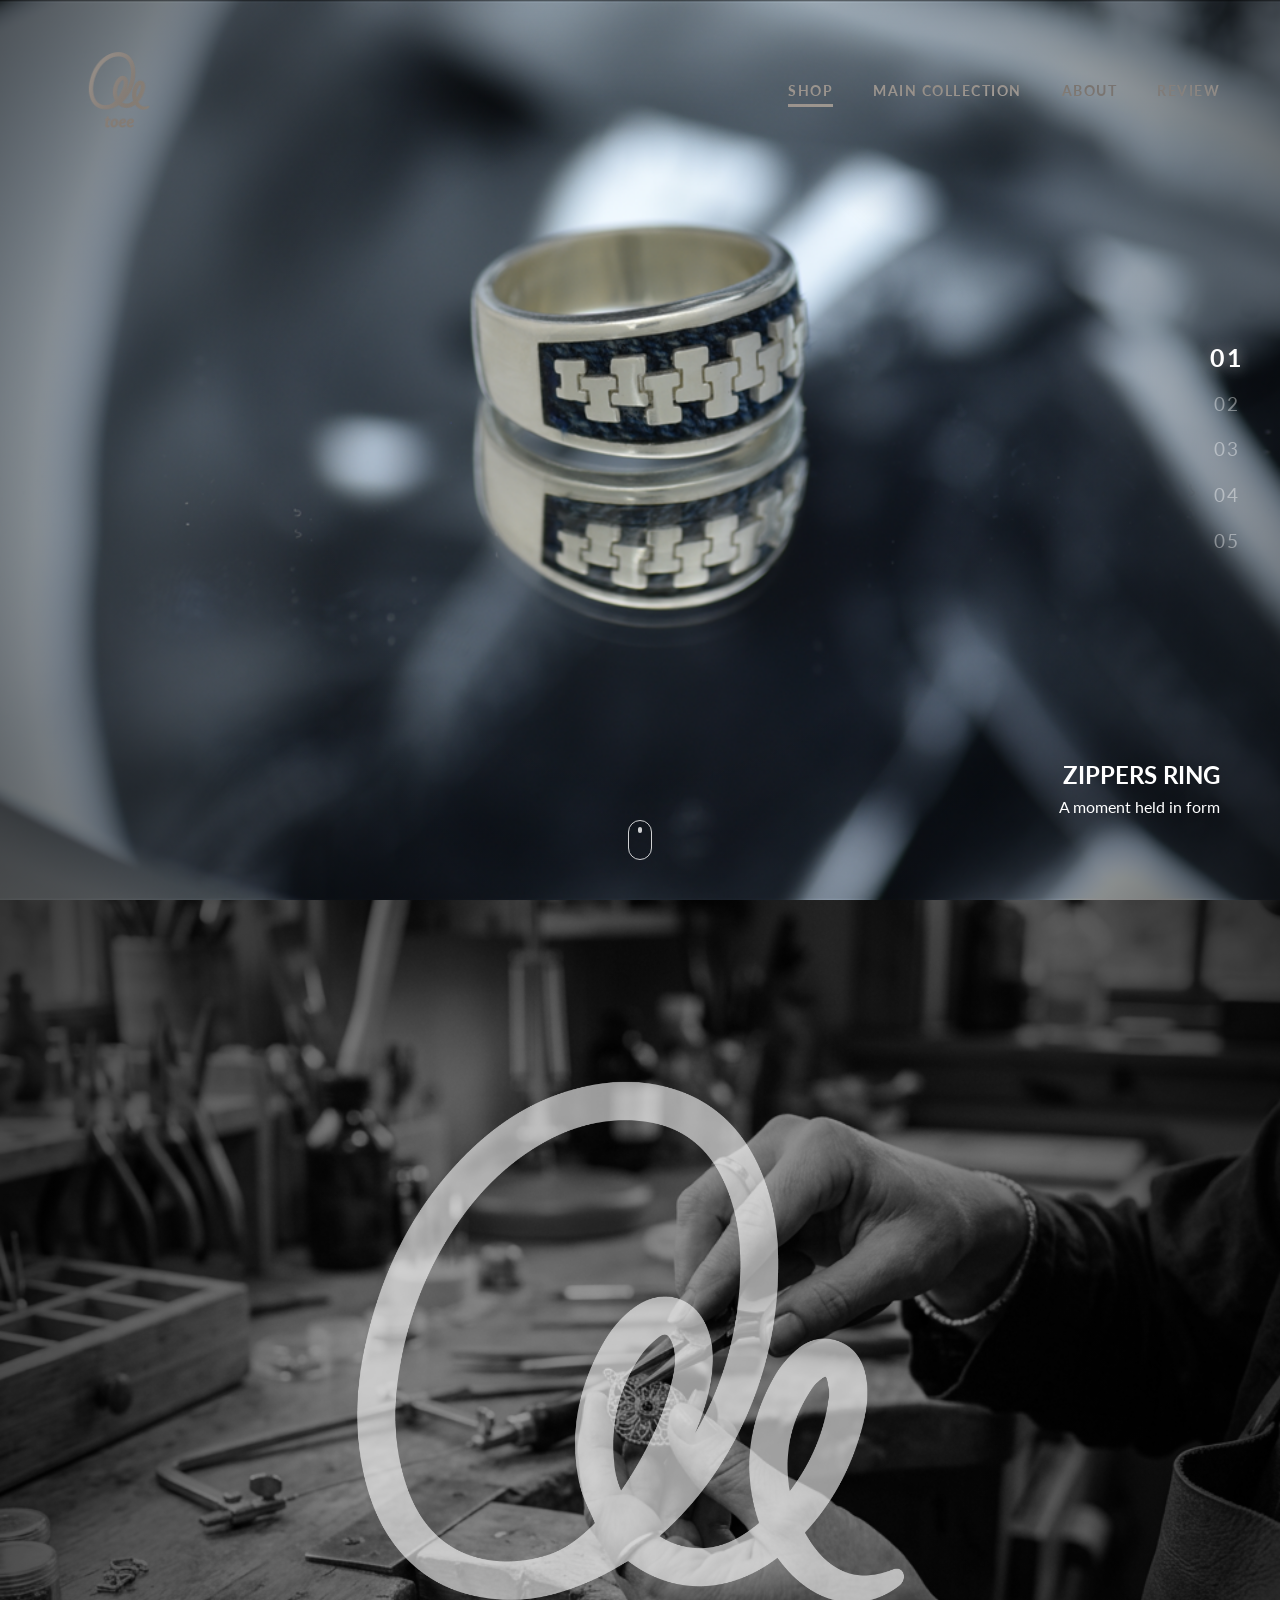
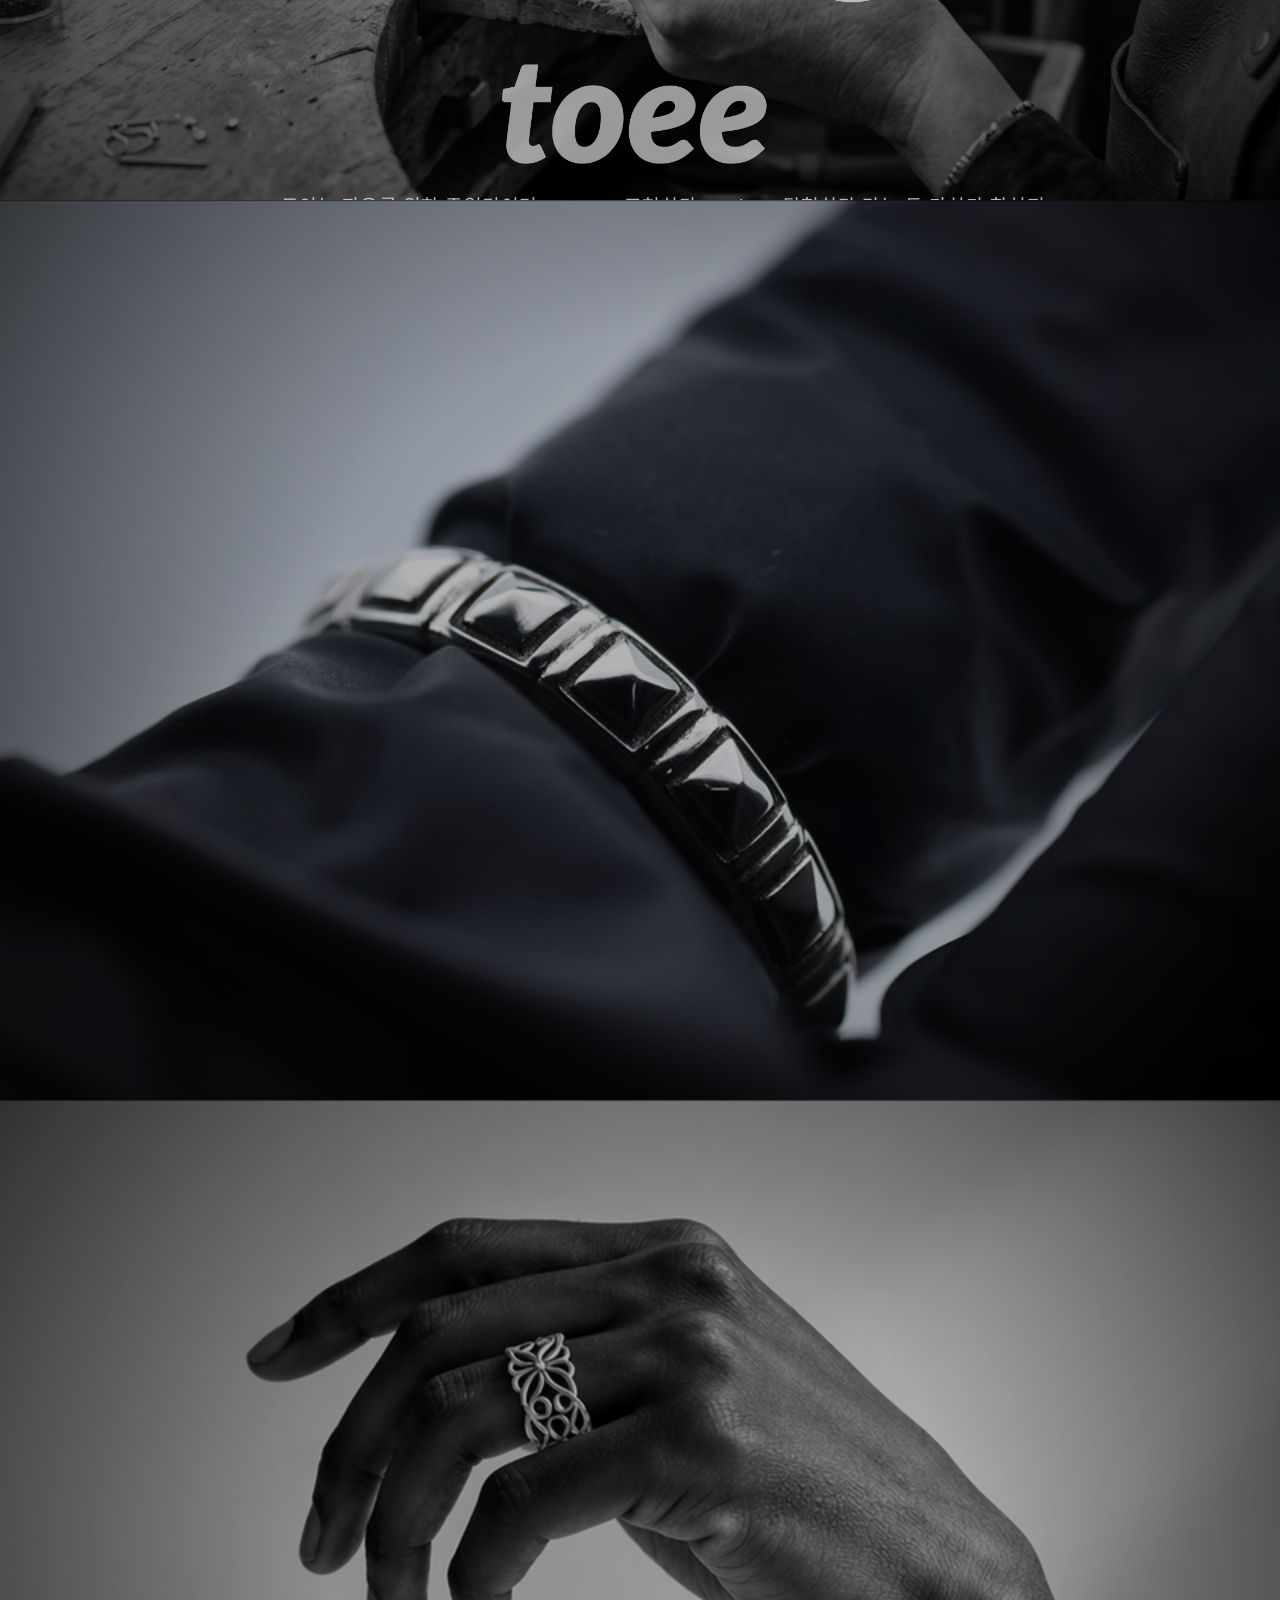
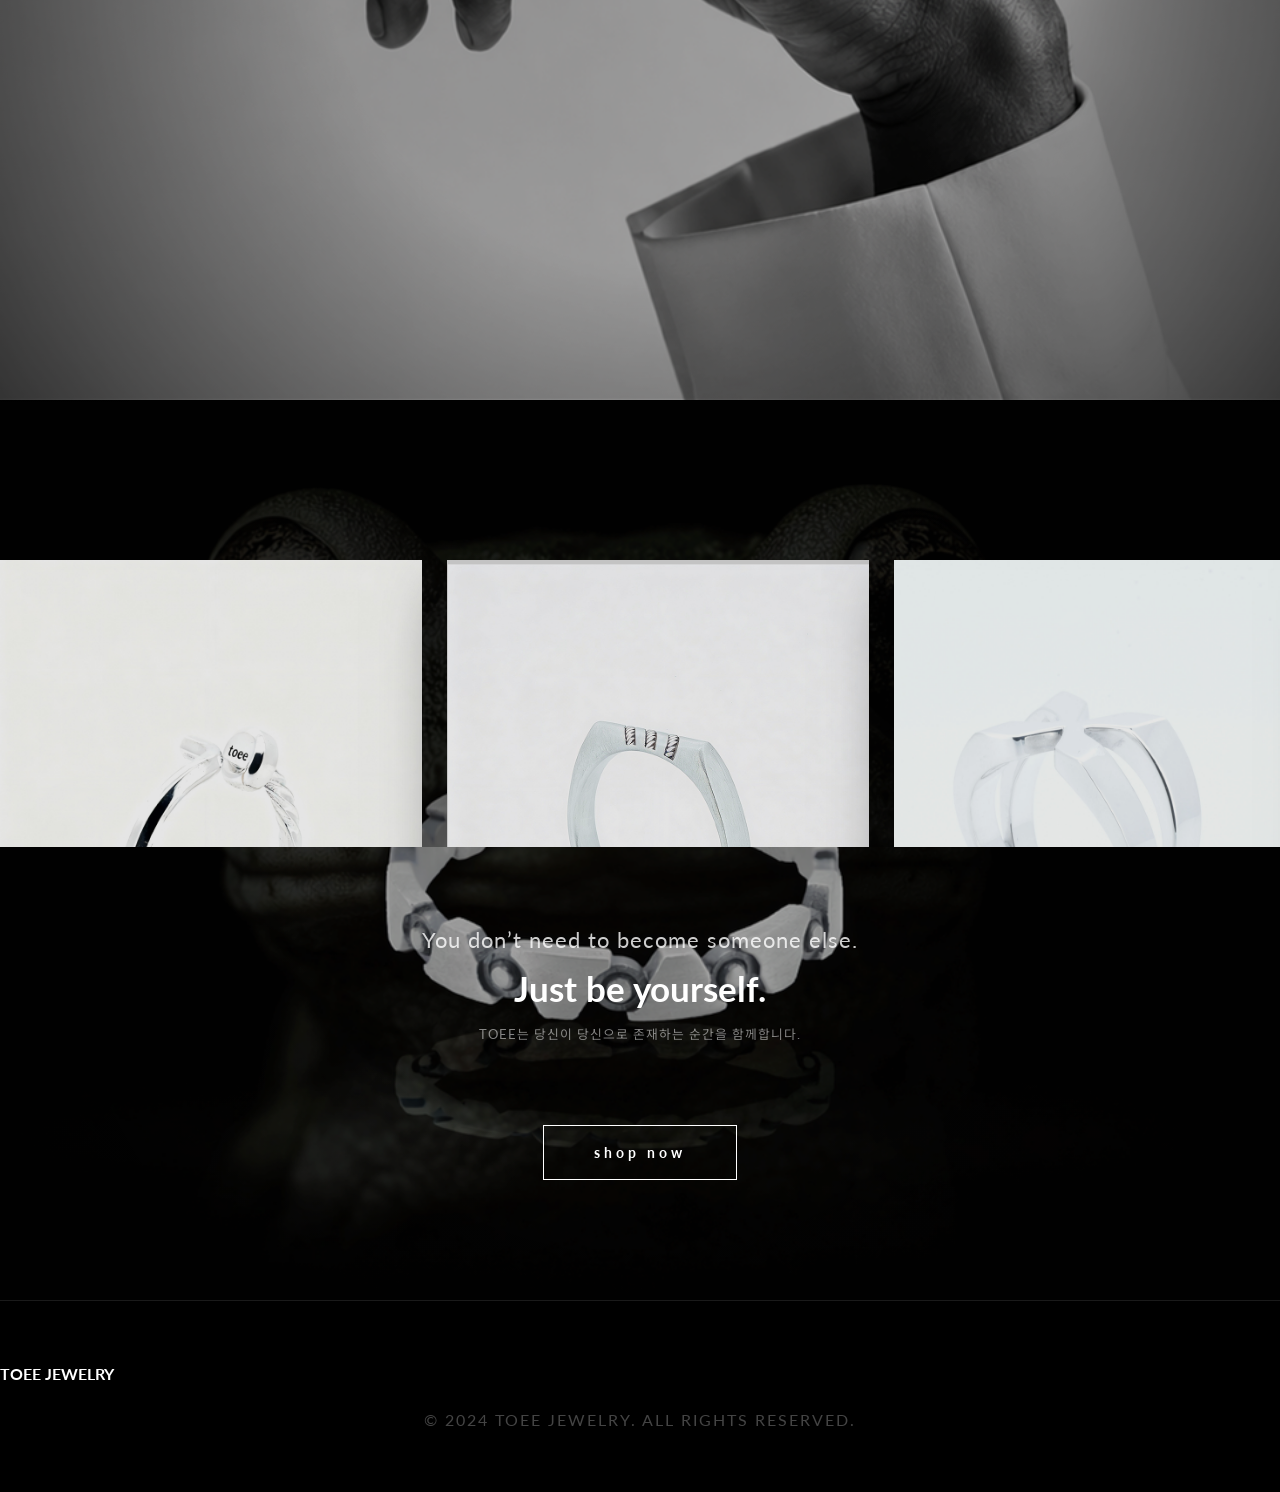
<file: index.html>
<!DOCTYPE html>
<html lang="ko">
<head>
    <meta charset="UTF-8">
    <meta name="viewport" content="width=device-width, initial-scale=1.0">
    <title>TOEE JEWELRY | EXPLORE & EXPRESS</title>
    <link href="https://fonts.googleapis.com/css2?family=Lato:wght@300;400;700&family=Noto+Sans+KR:wght@100;300;400;700&display=swap" rel="stylesheet">
    <link rel="stylesheet" href="style.css">
</head>
<body>

    <header>
        <div class="logo">
            <img src="images/logo.png" alt="TOEE JEWELRY" class="logo-img">
        </div>
        
        <!-- 모바일 메뉴 토글 버튼 -->
        <div class="menu-toggle" id="mobile-menu">
            <span class="bar"></span>
            <span class="bar"></span>
        </div>

        <nav>
            <ul class="nav-links">
                <li><a href="https://toeejewelry.cafe24.com" target="_blank">SHOP</a></li>
                <li><a href="#meaning">MAIN COLLECTION</a></li>
                <li><a href="#intro">ABOUT</a></li>
                <li><a href="#closing">REVIEW</a></li>
            </ul>
        </nav>
    </header>

    <main>
        <!-- 새로운 '상단 배너 이미지' 슬라이더 -->
        <section class="main-slider">
            <div class="slides">
                <div class="slide active">
                    <div class="slide-bg" style="background-image: url('images/상단 배너 이미지.png');"></div>
                    <div class="slide-content">
                        <div class="top-text top-left fade-up">
                            <h2>Zippers ring</h2>
                            <p>A moment held in form</p>
                        </div>
                    </div>
                </div>
                <div class="slide">
                    <div class="slide-bg" style="background-image: url('images/상단 배너 이미지-1.png');"></div>
                    <div class="slide-content">
                        <div class="bottom-text bottom-right fade-up">
                            <h2>Zippers ring</h2>
                            <p>A moment held in form</p>
                        </div>
                    </div>
                </div>
                <div class="slide">
                    <div class="slide-bg" style="background-image: url('images/상단 배너 이미지-2.png');"></div>
                    <div class="slide-content">
                        <div class="bottom-text bottom-right fade-up">
                            <h2>SR001_CRACK STON</h2>
                            <p>Formed through pressure and time,<br>a texture that never fades.</p>
                        </div>
                    </div>
                </div>
                <div class="slide">
                    <div class="slide-bg" style="background-image: url('images/상단 배너 이미지-3.png');"></div>
                    <div class="slide-content">
                        <div class="bottom-text bottom-right fade-up">
                            <h2>SR002_project</h2>
                            <p>A structure that holds, what cannot be seen.</p>
                        </div>
                    </div>
                </div>
            </div>
            <div class="scroll-indicator">
                <div class="mouse"></div>
            </div>
        </section>

        <!-- 우측 고정 내비게이션 -->
        <div class="slider-nav">
            <span class="nav-item active" data-target="home">01</span>
            <span class="nav-item" data-target="intro">02</span>
            <span class="nav-item" data-target="meaning">03</span>
            <span class="nav-item" data-target="vision">04</span>
            <span class="nav-item" data-target="closing">05</span>
        </div>


        <!-- 이하 스토리 섹션들 유지 -->
        <section id="intro" class="story-section">
            <div class="section-bg" style="background-image: url('images/brand_image_1.png');"></div>
            
            <!-- 정중앙 대형 로고 -->
            <div class="center-large-logo-wrapper">
                <div class="center-large-logo fade-in">
                    <img src="images/logo.png" alt="TOEE Logo">
                    <p class="center-logo-desc">
                        toee 토이는 자유를 위한 주얼리이며, express_표현하다, explore_탐험하다 라는 두 가치가 합쳐져<br>
                        아이의 순수한 동심을 나타내는 장난감처럼 자유로운 오브제라는 뜻을 가집니다.
                    </p>
                </div>
            </div>
        </section>

        <section id="meaning" class="story-section">
            <div class="section-bg" style="background-image: url('images/brand_image_8.png');"></div>
        </section>



        <section id="vision" class="story-section">
            <div class="section-bg" style="background-image: url('images/상단 배너 이미지-5.png');"></div>
        </section>

        <section class="story-section closing">
            <div class="section-bg" style="background-image: url('images/상단 배너 이미지-4.png');"></div>
            <div class="closing-content fade-in">
                <!-- 상단: 움직이는 이미지 슬라이더 -->
                <div class="marquee-container">
                    <div class="marquee-content">
                        <img src="images/Frame 7.png" alt="Product 7">
                        <img src="images/Frame 8.png" alt="Product 8">
                        <img src="images/Frame 9.png" alt="Product 9">
                        <img src="images/Frame 10.png" alt="Product 10">
                        <img src="images/Frame 11.png" alt="Product 11">
                        <img src="images/Frame 12.png" alt="Product 12">
                        <img src="images/Frame 13.png" alt="Product 13">
                        <img src="images/Frame 14.png" alt="Product 14">
                        <img src="images/Frame 15.png" alt="Product 15">
                        <img src="images/Frame 16.png" alt="Product 16">
                        <img src="images/Frame 17.png" alt="Product 17">
                        <!-- 반복 -->
                        <img src="images/Frame 7.png" alt="Product 7">
                        <img src="images/Frame 8.png" alt="Product 8">
                        <img src="images/Frame 9.png" alt="Product 9">
                        <img src="images/Frame 10.png" alt="Product 10">
                        <img src="images/Frame 11.png" alt="Product 11">
                        <img src="images/Frame 12.png" alt="Product 12">
                        <img src="images/Frame 13.png" alt="Product 13">
                        <img src="images/Frame 14.png" alt="Product 14">
                        <img src="images/Frame 15.png" alt="Product 15">
                        <img src="images/Frame 16.png" alt="Product 16">
                        <img src="images/Frame 17.png" alt="Product 17">
                    </div>
                </div>

                <!-- 중앙: 문구 -->
                <div class="closing-text-wrapper">
                    <h2 class="closing-title">
                        <span class="line-sub">You don’t need to become someone else.</span>
                        <span class="line-main">Just be yourself.</span>
                    </h2>
                    <p class="closing-desc">TOEE는 당신이 당신으로 존재하는 순간을 함께합니다.</p>
                </div>

                <!-- 하단: 버튼 -->
                <div class="shop-cta">
                    <a href="https://toeejewelry.cafe24.com/skin-skin14" class="shop-btn" target="_blank">shop now</a>
                </div>
            </div>
        </section>
    </main>


    <footer>
        <div class="container">
            <div class="logo" style="font-size: 1rem; margin-bottom: 20px;">TOEE JEWELRY</div>
            <p>&copy; 2024 TOEE JEWELRY. ALL RIGHTS RESERVED.</p>
        </div>
    </footer>

    <script>
        // 모바일 메뉴 제어
        const menuToggle = document.getElementById('mobile-menu');
        const navLinks = document.querySelector('.nav-links');

        menuToggle.addEventListener('click', () => {
            menuToggle.classList.toggle('active');
            navLinks.classList.toggle('active');
        });

        // Intersection Observer for Section Navigation (01-05) - Left Side
        const sections = document.querySelectorAll('section, .main-slider, .closing');
        const navItems = document.querySelectorAll('.nav-item');

        const navObserverOptions = { threshold: 0.5 };
        const navObserver = new IntersectionObserver((entries) => {
            entries.forEach(entry => {
                if (entry.isIntersecting) {
                    let targetId = entry.target.id;
                    if (entry.target.classList.contains('main-slider')) targetId = 'home';
                    if (entry.target.classList.contains('closing')) targetId = 'closing';

                    const headerLinks = document.querySelectorAll('.nav-links a');

                    navItems.forEach(item => {
                        item.classList.toggle('active', item.getAttribute('data-target') === targetId);
                    });

                    // 헤더 메뉴 활성화 로직 추가
                    headerLinks.forEach(link => {
                        const href = link.getAttribute('href');
                        if (targetId === 'home' && href.includes('cafe24')) {
                            link.classList.add('active');
                        } else if (href === '#' + targetId || (targetId === 'closing' && href === '#closing')) {
                            link.classList.add('active');
                        } else {
                            link.classList.remove('active');
                        }
                    });
                }
            });
        }, navObserverOptions);

        sections.forEach(section => navObserver.observe(section));

        // Click to scroll
        navItems.forEach(item => {
            item.addEventListener('click', () => {
                const targetId = item.getAttribute('data-target');
                let targetElement = targetId === 'home' ? document.querySelector('.main-slider') : (targetId === 'closing' ? document.querySelector('.closing') : document.getElementById(targetId));
                if (targetElement) targetElement.scrollIntoView({ behavior: 'smooth' });
            });
        });

        // Main Slider Logic
        const slides = document.querySelectorAll('.slide');
        let currentSlide = 0;
        function nextSlide() {
            // 모든 슬라이드에서 prev 클래스 제거
            slides.forEach(s => s.classList.remove('prev'));

            // 현재 활성화된 슬라이드에 prev 클래스 부여 (왼쪽으로 나갈 준비)
            slides[currentSlide].classList.remove('active');
            slides[currentSlide].classList.add('prev');

            // 다음 슬라이드 활성화
            currentSlide = (currentSlide + 1) % slides.length;
            slides[currentSlide].classList.add('active');
        }
        setInterval(nextSlide, 3000);

        // Fade-in on Scroll
        const fadeObserver = new IntersectionObserver((entries) => {
            entries.forEach(entry => {
                if (entry.isIntersecting) entry.target.classList.add('active');
            });
        }, { threshold: 0.1 });

        document.querySelectorAll('.fade-in, .img-slide-up').forEach(el => fadeObserver.observe(el));
    </script>
</body>
</html>
</file>
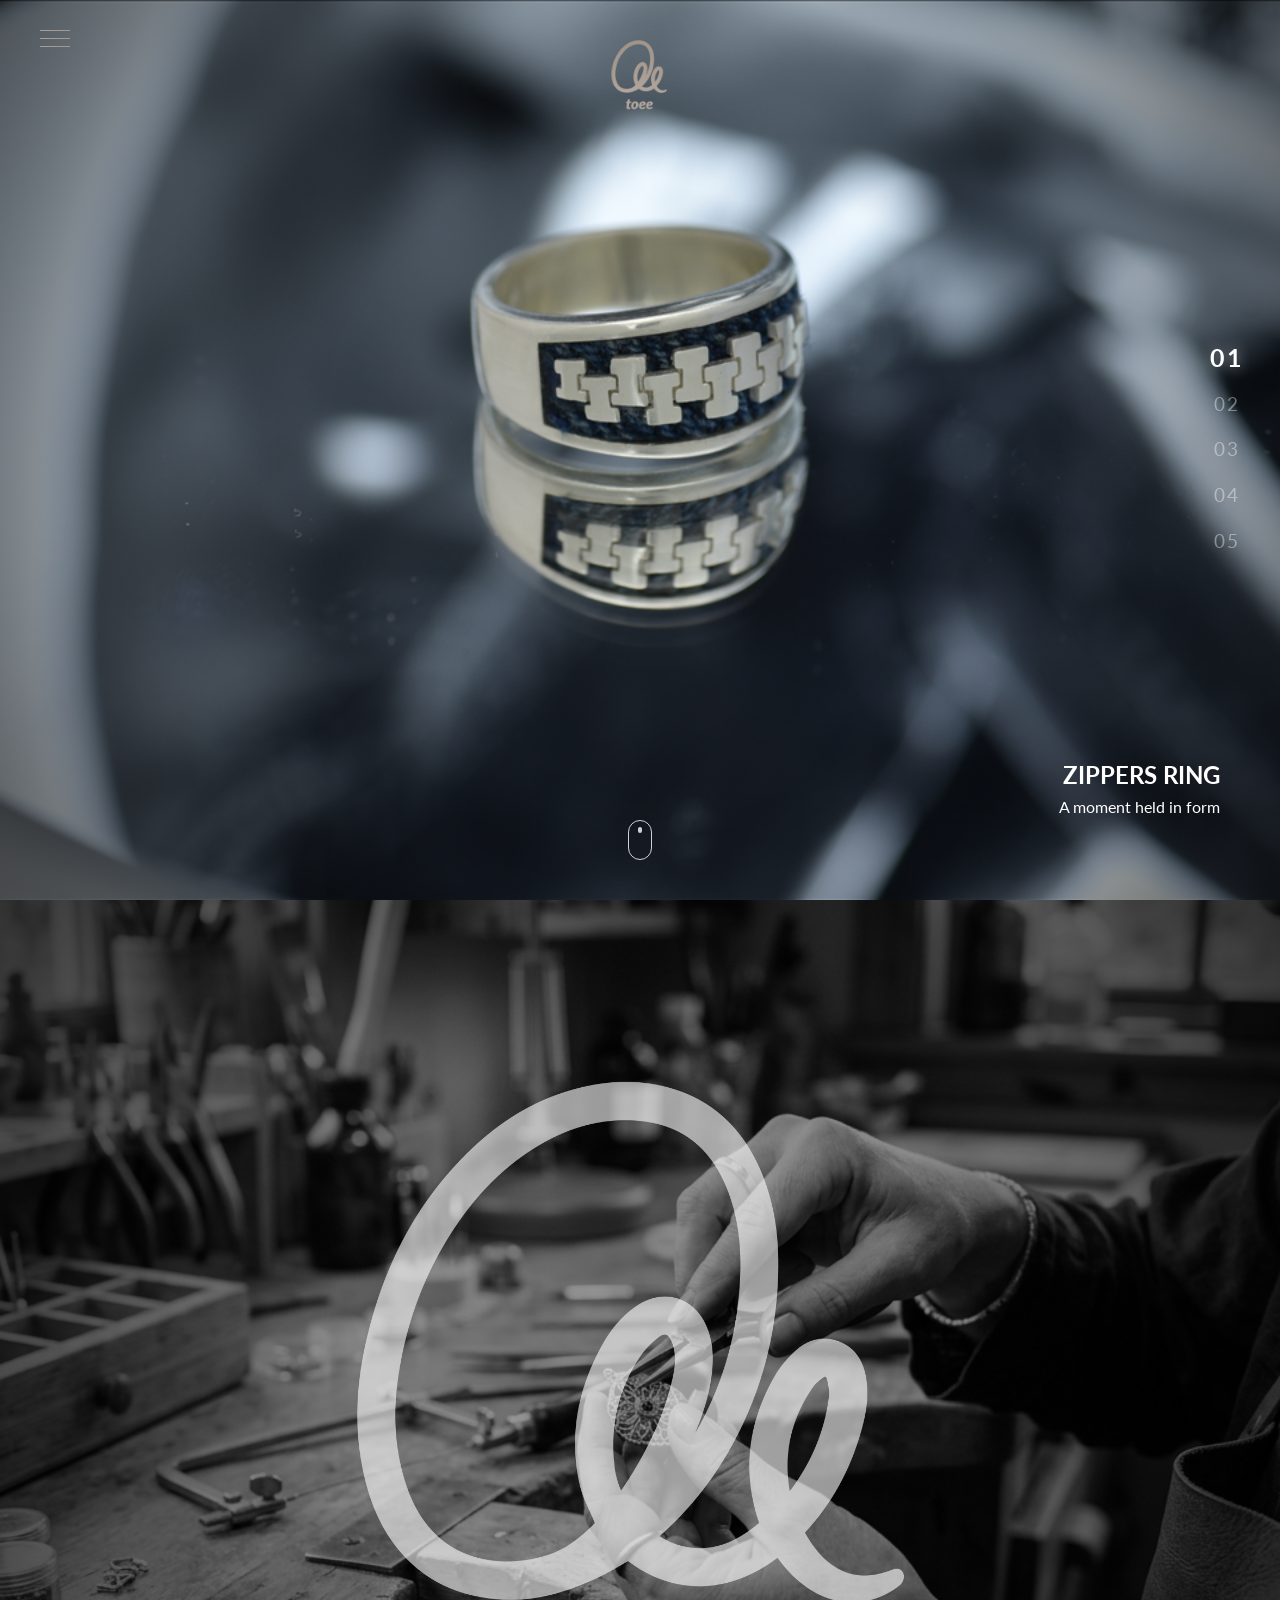
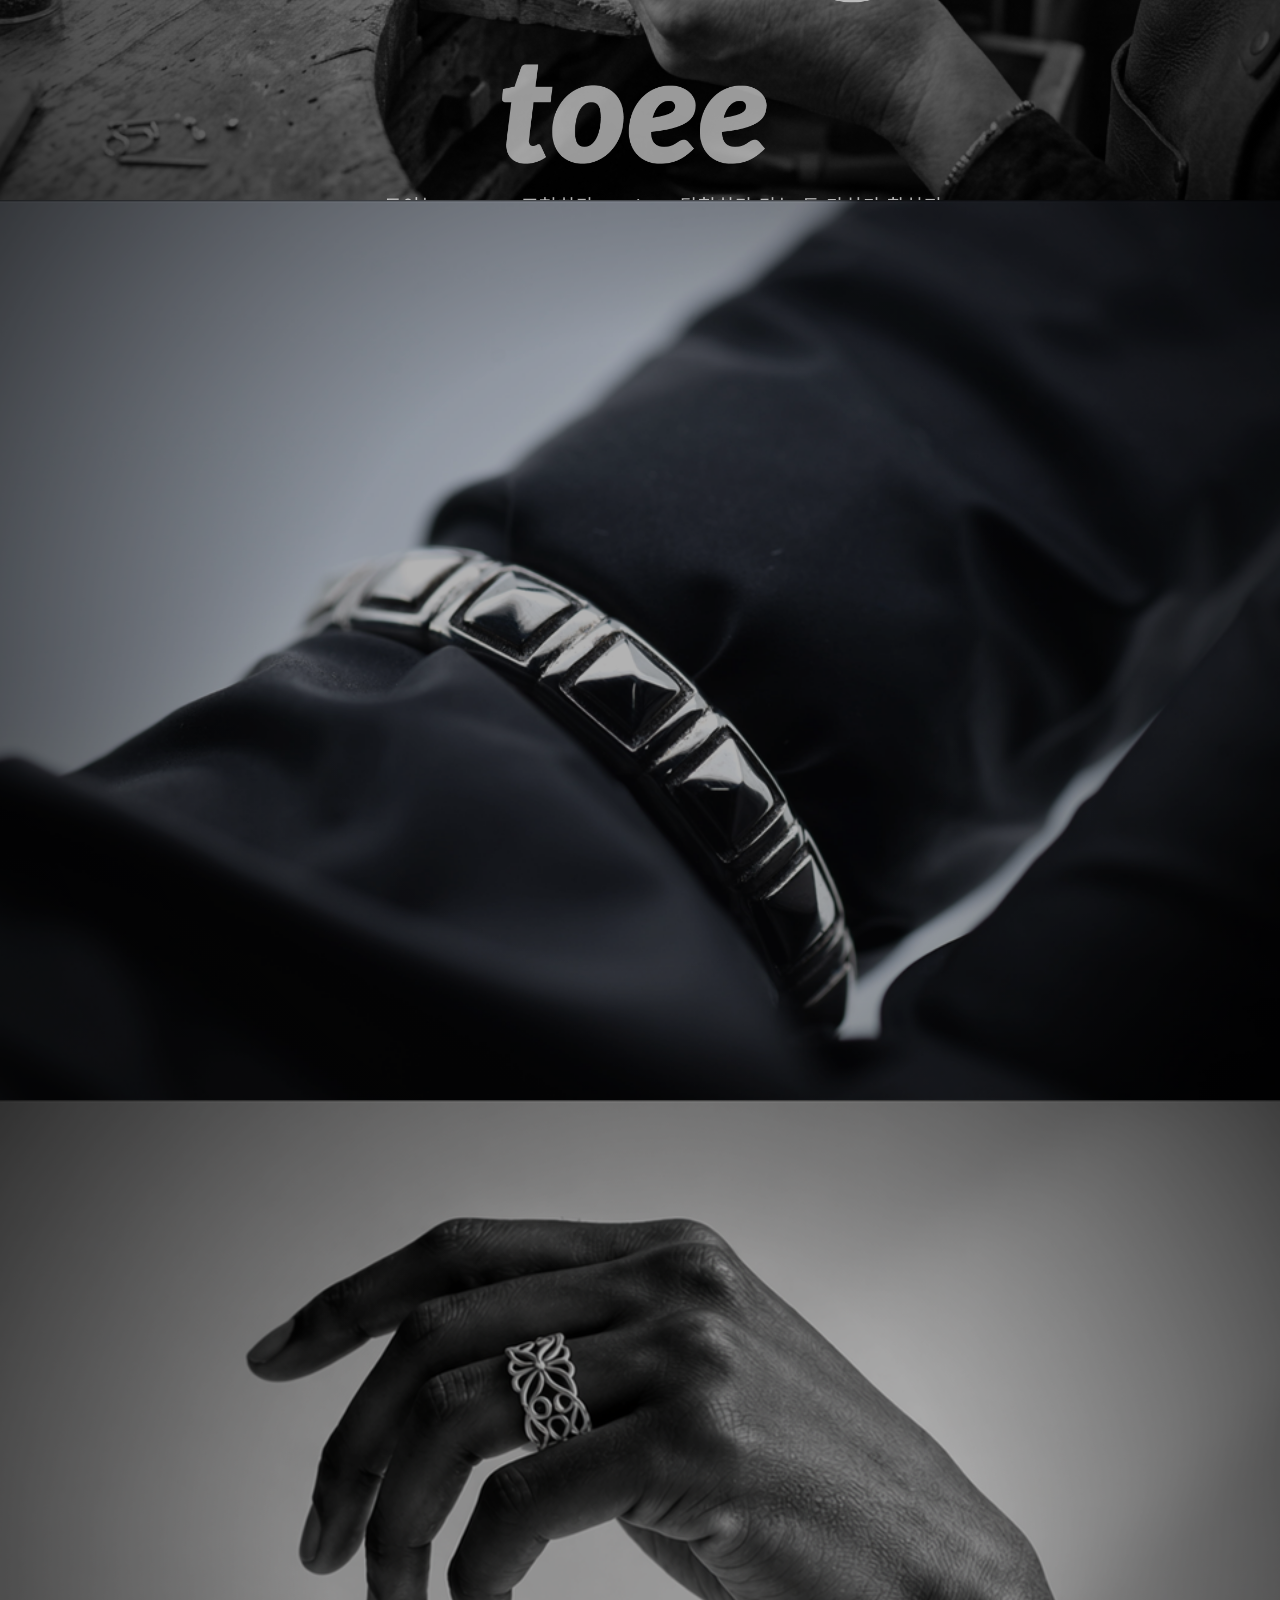
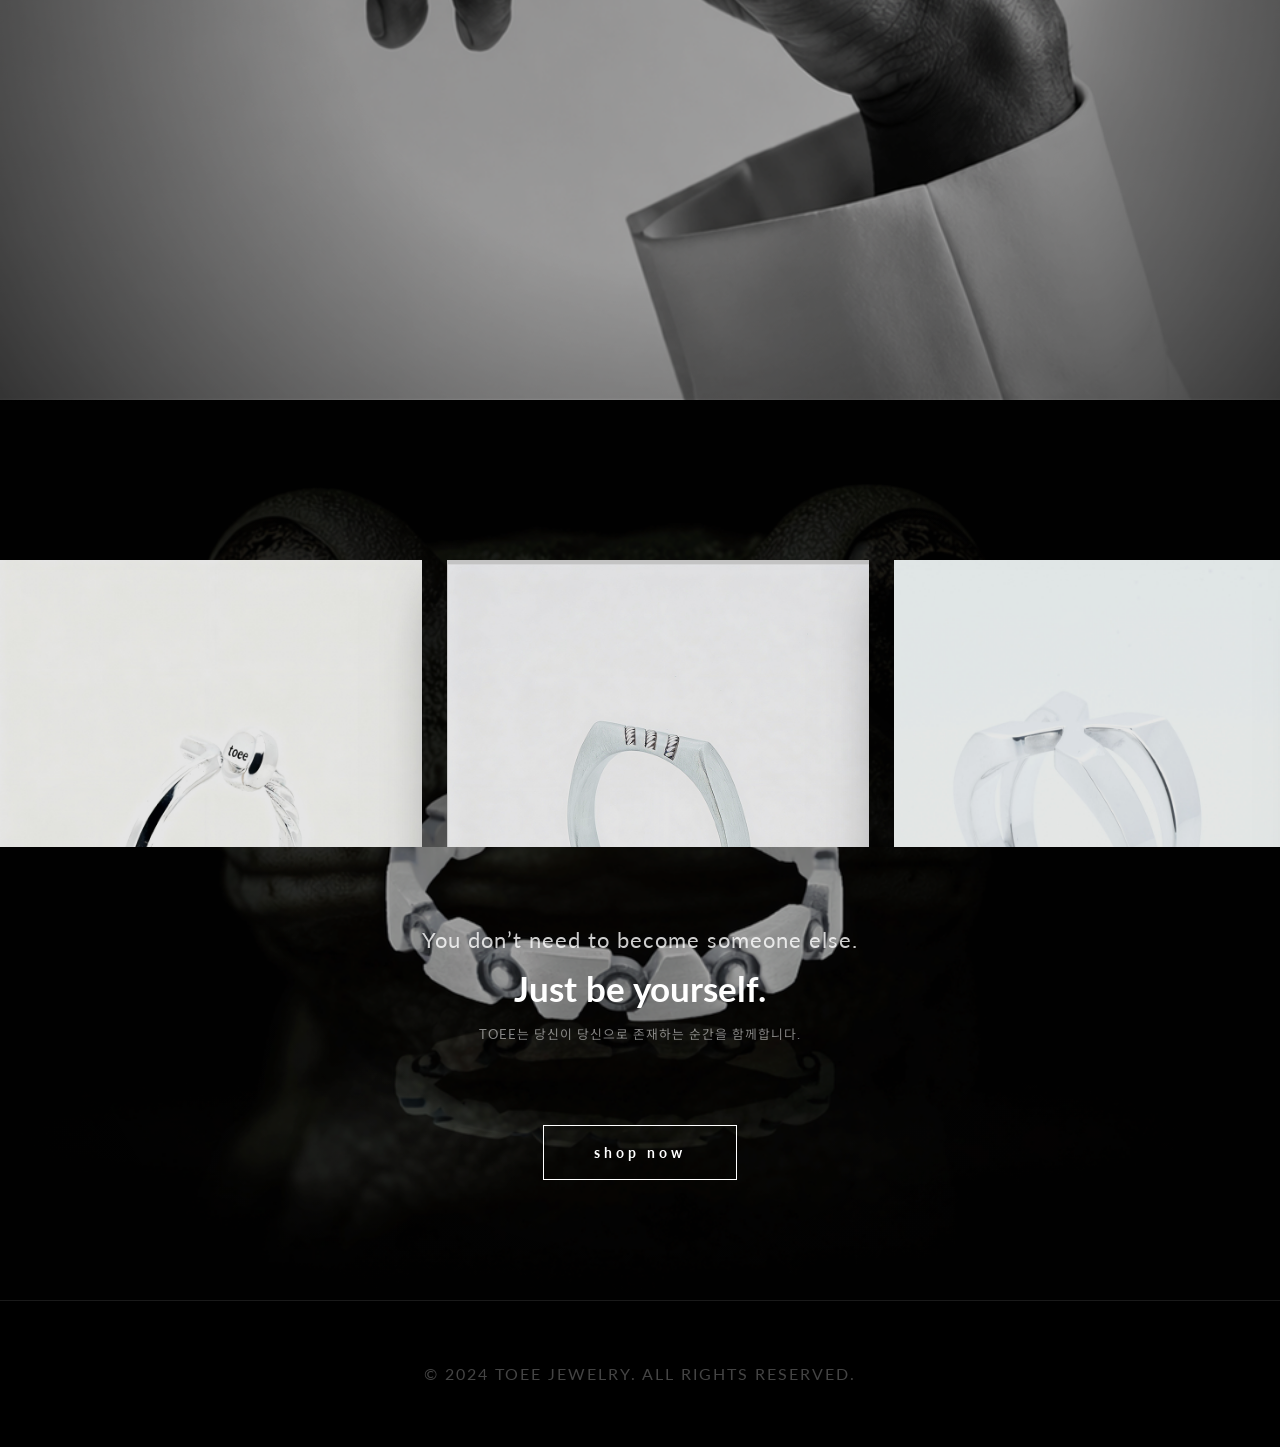
<file: index_vertical.html>
<!DOCTYPE html>
<html lang="ko">
<head>
    <meta charset="UTF-8">
    <meta name="viewport" content="width=device-width, initial-scale=1.0">
    <title>TOEE JEWELRY | Vertical Menu Version</title>
    <link href="https://fonts.googleapis.com/css2?family=Lato:wght@300;400;700&family=Noto+Sans+KR:wght@100;300;400;700&display=swap" rel="stylesheet">
    <link rel="stylesheet" href="style.css">
</head>
<body class="vertical-layout">

    <!-- 왼쪽 사이드 메뉴 -->
    <div id="side-menu" class="side-menu">
        <div class="side-menu-header">
            <span class="close-btn" id="close-menu">&times; CLOSE</span>
        </div>
        <nav class="side-nav">
            <ul>
                <li><a href="https://toeejewelry.cafe24.com" target="_blank">SHOP</a></li>
                <li><a href="#meaning">MAIN COLLECTION</a></li>
                <li><a href="#intro">ABOUT</a></li>
                <li><a href="#closing">REVIEW</a></li>
            </ul>
        </nav>
        <div class="side-menu-footer">
            <a href="#">Account</a>
            <a href="#">Wishlist</a>
            <a href="#">Support</a>
        </div>
    </div>

    <header>
        <!-- 왼쪽: 햄버거 메뉴 -->
        <div class="menu-toggle" id="open-menu">
            <span class="bar"></span>
            <span class="bar"></span>
            <span class="bar"></span>
        </div>

        <!-- 중앙: 로고 -->
        <div class="logo">
            <img src="images/logo.png" alt="" class="logo-img">
        </div>

        <!-- 오른쪽 (여백 유지 또는 필요시 아이콘 추가) -->
        <div class="header-right"></div>
    </header>

    <main>
        <section class="main-slider">
            <div class="slides">
                <div class="slide active">
                    <div class="slide-bg" style="background-image: url('images/상단 배너 이미지.png');"></div>
                    <div class="slide-content">
                        <div class="top-left-content fade-up">
                            <h2>Zippers ring</h2>
                            <p>A moment held in form</p>
                        </div>
                    </div>
                </div>
                <div class="slide">
                    <div class="slide-bg" style="background-image: url('images/상단 배너 이미지-1.png');"></div>
                    <div class="slide-content">
                        <div class="bottom-text bottom-right fade-up">
                            <h2>Zippers ring</h2>
                            <p>A moment held in form</p>
                        </div>
                    </div>
                </div>
                <div class="slide">
                    <div class="slide-bg" style="background-image: url('images/상단 배너 이미지-2.png');"></div>
                    <div class="slide-content">
                        <div class="bottom-text bottom-right fade-up">
                            <h2>SR001_CRACK STON</h2>
                            <p>Formed through pressure and time,<br>a texture that never fades.</p>
                        </div>
                    </div>
                </div>
                <div class="slide">
                    <div class="slide-bg" style="background-image: url('images/상단 배너 이미지-3.png');"></div>
                    <div class="slide-content">
                        <div class="bottom-text bottom-right fade-up">
                            <h2>SR002_project</h2>
                            <p>A structure that holds, what cannot be seen.</p>
                        </div>
                    </div>
                </div>
            </div>
            <div class="scroll-indicator">
                <div class="mouse"></div>
            </div>
        </section>

        <!-- 우측 고정 내비게이션 (세로 메뉴 버전 전용) -->
        <div class="slider-nav">
            <span class="nav-item active" data-target="home">01</span>
            <span class="nav-item" data-target="intro">02</span>
            <span class="nav-item" data-target="meaning">03</span>
            <span class="nav-item" data-target="vision">04</span>
            <span class="nav-item" data-target="closing">05</span>
        </div>

        <section id="intro" class="story-section">
            <div class="section-bg" style="background-image: url('images/brand_image_1.png');"></div>
            <div class="center-large-logo-wrapper">
                <div class="center-large-logo fade-in">
                    <img src="images/logo.png" alt="">
                    <p class="center-logo-desc">
                        toee 토이는 express_표현하다, explore_탐험하다 라는 두 가치가 합쳐져<br>
                        아이의 순수한 동심을 나타내는 장난감처럼 자유로운 오브제라는 뜻을 가집니다.
                    </p>
                </div>
            </div>
        </section>

        <section id="meaning" class="story-section">
            <div class="section-bg" style="background-image: url('images/brand_image_8.png');"></div>
        </section>

        <section id="vision" class="story-section">
            <div class="section-bg" style="background-image: url('images/상단 배너 이미지-5.png');"></div>
        </section>

        <section class="story-section closing">
            <div class="section-bg" style="background-image: url('images/상단 배너 이미지-4.png');"></div>
            <div class="closing-content fade-in">
                <div class="marquee-container">
                    <div class="marquee-content">
                        <img src="images/Frame 7.png" alt="Product 7">
                        <img src="images/Frame 8.png" alt="Product 8">
                        <img src="images/Frame 9.png" alt="Product 9">
                        <img src="images/Frame 10.png" alt="Product 10">
                        <img src="images/Frame 11.png" alt="Product 11">
                        <img src="images/Frame 12.png" alt="Product 12">
                        <img src="images/Frame 13.png" alt="Product 13">
                        <img src="images/Frame 14.png" alt="Product 14">
                        <img src="images/Frame 15.png" alt="Product 15">
                        <img src="images/Frame 16.png" alt="Product 16">
                        <img src="images/Frame 17.png" alt="Product 17">
                        <img src="images/Frame 7.png" alt="Product 7">
                        <img src="images/Frame 8.png" alt="Product 8">
                        <img src="images/Frame 9.png" alt="Product 9">
                        <img src="images/Frame 10.png" alt="Product 10">
                        <img src="images/Frame 11.png" alt="Product 11">
                        <img src="images/Frame 12.png" alt="Product 12">
                        <img src="images/Frame 13.png" alt="Product 13">
                        <img src="images/Frame 14.png" alt="Product 14">
                        <img src="images/Frame 15.png" alt="Product 15">
                        <img src="images/Frame 16.png" alt="Product 16">
                        <img src="images/Frame 17.png" alt="Product 17">
                    </div>
                </div>
                <div class="closing-text-wrapper">
                    <h2 class="closing-title">
                        <span class="line-sub">You don’t need to become someone else.</span>
                        <span class="line-main">Just be yourself.</span>
                    </h2>
                    <p class="closing-desc">TOEE는 당신이 당신으로 존재하는 순간을 함께합니다.</p>
                </div>
                <div class="shop-cta">
                    <a href="https://toeejewelry.cafe24.com/skin-skin14" class="shop-btn" target="_blank">shop now</a>
                </div>
            </div>
        </section>
    </main>

    <footer>
        <div class="container">
            <div class="logo" style="font-size: 1rem; margin-bottom: 20px;">TOEE</div>
            <p>&copy; 2024 TOEE JEWELRY. ALL RIGHTS RESERVED.</p>
        </div>
    </footer>

    <script>
        // 사이드 메뉴 제어
        const sideMenu = document.getElementById('side-menu');
        const openBtn = document.getElementById('open-menu');
        const closeBtn = document.getElementById('close-menu');

        openBtn.addEventListener('click', () => {
            sideMenu.classList.add('active');
        });

        closeBtn.addEventListener('click', () => {
            sideMenu.classList.remove('active');
        });

        // 메뉴 외부 클릭 시 닫기
        document.addEventListener('click', (e) => {
            if (!sideMenu.contains(e.target) && !openBtn.contains(e.target)) {
                sideMenu.classList.remove('active');
            }
        });

        // Navigation Script for Vertical Menu
        const sections = document.querySelectorAll('section, .main-slider, .closing');
        const navItems = document.querySelectorAll('.nav-item');

        const navObserverOptions = { threshold: 0.5 };
        const navObserver = new IntersectionObserver((entries) => {
            entries.forEach(entry => {
                if (entry.isIntersecting) {
                    let targetId = entry.target.id;
                    if (entry.target.classList.contains('main-slider')) targetId = 'home';
                    if (entry.target.classList.contains('closing')) targetId = 'closing';
                    navItems.forEach(item => {
                        item.classList.toggle('active', item.getAttribute('data-target') === targetId);
                    });
                }
            });
        }, navObserverOptions);
        sections.forEach(section => navObserver.observe(section));

        navItems.forEach(item => {
            item.addEventListener('click', () => {
                const targetId = item.getAttribute('data-target');
                let targetElement = targetId === 'home' ? document.querySelector('.main-slider') : (targetId === 'closing' ? document.querySelector('.closing') : document.getElementById(targetId));
                if (targetElement) targetElement.scrollIntoView({ behavior: 'smooth' });
            });
        });

        const slides = document.querySelectorAll('.slide');
        let currentSlide = 0;

        function nextSlide() {
            // 모든 슬라이드에서 prev 클래스 제거
            slides.forEach(s => s.classList.remove('prev'));
            
            // 현재 활성화된 슬라이드에 prev 클래스 부여 (왼쪽으로 나갈 준비)
            slides[currentSlide].classList.remove('active');
            slides[currentSlide].classList.add('prev');

            // 다음 슬라이드 활성화
            currentSlide = (currentSlide + 1) % slides.length;
            slides[currentSlide].classList.add('active');
        }
        setInterval(nextSlide, 3000);

        const fadeObserver = new IntersectionObserver((entries) => {
            entries.forEach(entry => {
                if (entry.isIntersecting) entry.target.classList.add('active');
            });
        }, { threshold: 0.1 });
        document.querySelectorAll('.fade-in, .img-slide-up').forEach(el => fadeObserver.observe(el));
    </script>
</body>
</html>
</file>
<file: style.css>
/* TOEE JEWELRY - IMMERSIVE STORY STYLE */
@import url('https://fonts.googleapis.com/css2?family=Montserrat:wght@300;700;900&display=swap');
:root {
    --primary-color: #ffffff;
    --accent-color: #999999;
    --bg-color: #000000;
    --transition: all 1s cubic-bezier(0.19, 1, 0.22, 1);
}

* { margin: 0; padding: 0; box-sizing: border-box; }

html {
    scroll-snap-type: y mandatory;
    scroll-behavior: smooth;
}

body {
    font-family: 'Lato', 'Noto Sans KR', sans-serif;
    background-color: var(--bg-color);
    color: var(--primary-color);
    line-height: 1.6;
    overflow-x: clip;
    word-break: keep-all;
}

h1, h2, h3, .logo {
    font-family: 'Lato', sans-serif;
    font-weight: 700;
    text-transform: uppercase;
}

/* 헤더: 아주 작고 세련되게 */
header {
    position: fixed;
    top: 0; width: 100%;
    padding: 30px 60px;
    z-index: 1000;
    display: flex;
    justify-content: space-between;
    align-items: center;
    mix-blend-mode: difference; /* 배경색에 따라 글자색 반전 (고급 효과) */
}

.logo { 
    display: flex;
    align-items: center;
}

.logo-img {
    height: 120px; /* 80px -> 120px로 확대 (1.5배) */
    width: auto;
    filter: invert(1);
    transition: var(--transition);
}

.logo-img:hover {
    opacity: 0.7;
}
.nav-links { display: flex; list-style: none; gap: 40px; }
.nav-links a {
    text-decoration: none; 
    color: #fff; 
    font-size: 0.9rem; 
    font-weight: 700;
    letter-spacing: 1.5px; 
    opacity: 0.8; 
    transition: 0.3s;
    position: relative;
    padding-bottom: 8px;
    text-transform: uppercase;
}
.nav-links a:hover { 
    opacity: 1; 
}
/* 스크린샷 스타일의 하단 강조 라인 */
.nav-links a::after {
    content: '';
    position: absolute;
    bottom: 0;
    left: 0;
    width: 0;
    height: 3px;
    background-color: #fff;
    transition: width 0.3s cubic-bezier(0.19, 1, 0.22, 1);
}
.nav-links a:hover::after,
.nav-links a.active::after {
    width: 100%;
}

/* 1. 메인 슬라이더 (기존 유지 및 고도화) */
.main-slider { 
    position: relative; height: 100vh; width: 100%; overflow: hidden; background-color: #000; 
    scroll-snap-align: start;
    scroll-snap-stop: always;
}
.slide { 
    position: absolute; 
    top: 0; left: 0; 
    width: 100%; height: 100%; 
    opacity: 0; 
    transform: translateX(30px); 
    transition: opacity 0.6s ease, transform 0.6s cubic-bezier(0.2, 1, 0.3, 1);
    z-index: 1;
    visibility: hidden;
}
.slide.active { 
    opacity: 1;
    transform: translateX(0); 
    z-index: 2;
    visibility: visible;
}
.slide.prev {
    opacity: 0;
    transform: translateX(-10px); 
    z-index: 1;
    visibility: visible;
    transition: opacity 0.6s ease, transform 0.6s ease;
}
.slide-bg {
    position: absolute; top: 0; left: 0; width: 100%; height: 100%;
    background-size: cover; background-position: center;
    transform: scale(1);
}
/* 불필요한 배경 애니메이션 제거로 눈의 피로도 감소 */
.slide.active .slide-bg { 
    animation: none;
}
.slide-content { 
    position: absolute; 
    top: 0; left: 0; 
    width: 100%; height: 100%; 
    padding: 60px;
    z-index: 10; 
    pointer-events: none;
}
.slide-content .top-text,
.slide-content .bottom-text {
    position: absolute;
}
.slide-content .top-left { top: 140px; left: 60px; text-align: left; }
.slide-content .bottom-left { bottom: 80px; left: 60px; text-align: left; }
.slide-content .bottom-right { bottom: 80px; right: 60px; text-align: right; }

    font-size: 1.8rem; /* 1.2rem -> 1.8rem */
    letter-spacing: 2px; 
    margin: 5px 0; 
    font-weight: 400; 
    font-style: italic;
    text-transform: none;
}
.slide-content p { font-size: 1rem; letter-spacing: 1px; opacity: 0.6; line-height: 1.6; } /* 0.65rem -> 1rem */

/* 힙한 텍스트 팝 애니메이션 */
.fade-up {
    opacity: 0;
    transform: translateY(30px) scale(0.9);
    transition: opacity 0.5s ease, transform 0.8s cubic-bezier(0.175, 0.885, 0.32, 1.275);
}

.slide.active .fade-up {
    opacity: 1;
    transform: translateY(0) scale(1);
    transition-delay: 0.3s; /* 이미지 진입 후 살짝 늦게 튀어나옴 */
}

.story-section {
    position: relative;
    height: 100vh; /* 화면 꽉 채움 */
    width: 100%;
    overflow: hidden;
    display: flex;
    align-items: center;
    background-color: #000;
    scroll-snap-align: start;
    scroll-snap-stop: always;
}

.section-bg {
    position: absolute;
    top: 0; left: 0;
    width: 100%; height: 100%;
    background-size: cover;
    background-position: center;
    filter: brightness(0.7); /* 이미지 대비 조절 */
    transition: transform 2s ease-out;
}

/* 비네팅(Vignette) 효과 추가 */
.slide-bg::after, .section-bg::after {
    content: '';
    position: absolute;
    top: 0; left: 0; right: 0; bottom: 0;
    background: radial-gradient(circle, transparent 40%, rgba(0,0,0,0.85) 120%);
    pointer-events: none;
}

#intro .section-bg {
    filter: brightness(0.6) grayscale(100%);
}

.story-section:hover .section-bg {
    /* transform: scale(1.03); 효과 제거 */
}

/* 정중앙 대형 로고 */
.center-large-logo-wrapper {
    position: absolute;
    top: 0;
    left: 0;
    width: 100%;
    height: 100%;
    display: flex;
    justify-content: center;
    align-items: center;
    z-index: 5;
    /* pointer-events: none 제거하여 상호작용 허용 */
}

.center-large-logo {
    width: 85vw; /* 60vw -> 85vw로 대폭 확대 */
    max-width: 1100px; /* 800px -> 1100px */
    min-width: 320px;
    display: flex;
    flex-direction: column;
    align-items: center;
    text-align: center;
    margin-top: 40px; /* 크기에 맞춰 마진 더 축소 */
    pointer-events: auto; /* 텍스트 선택 및 상호작용 가능하게 변경 */
}

.center-logo-desc {
    margin-top: -180px; /* -250px는 겹치므로 -180px로 완화 */
    font-size: 1.2rem;
    line-height: 1.8;
    letter-spacing: 0.5px;
    color: rgba(255,255,255,0.7);
    word-break: keep-all;
    user-select: text; /* 텍스트 선택 강제 허용 */
    -webkit-user-select: text;
    pointer-events: auto;
    position: relative;
    z-index: 10;
}

.center-large-logo img {
    width: 100%;
    height: auto;
    filter: invert(1);
    opacity: 0.6; /* 배경과 자연스럽게 겹치도록 */
}

/* 텍스트 박스: 기존 유지(혹시 쓸 경우 대비) */
.info-box {
    position: absolute;
    width: 450px;
    padding: 40px;
    background: rgba(0, 0, 0, 0.7); /* 반투명 블랙 */
    backdrop-filter: blur(5px);
    z-index: 10;
}

/* 고스트 버튼 (Ghost Button) */
.bottom-center-btn {
    position: absolute;
    bottom: 80px;
    left: 50%;
    transform: translateX(-50%);
    z-index: 20;
}

.ghost-btn {
    display: inline-block;
    padding: 15px 40px;
    border: 1px solid rgba(255, 255, 255, 0.6);
    color: #fff;
    text-decoration: none;
    font-size: 0.75rem;
    letter-spacing: 6px;
    text-transform: uppercase;
    transition: var(--transition);
    background: transparent;
    font-family: 'Lato', sans-serif;
}

.ghost-btn:hover {
    background: #fff;
    color: #000;
}

/* 4열 코어 벨류 섹션 (킹크로치 스타일) */
.core-value-grid { 
    display: flex; 
    height: 100vh; /* 화면 꽉 채움 */
    border-top: 1px solid #1a1a1a; 
    position: sticky;
    top: 0;
    background-color: #000;
    box-shadow: 0 -15px 40px rgba(0,0,0,0.5);
}

.value-column { 
    flex: 1; 
    position: relative; 
    overflow: hidden; 
    transition: flex 0.8s cubic-bezier(0.25, 0.46, 0.45, 0.94); /* 타이밍 최적화 */
    border-right: 1px solid rgba(255,255,255,0.05); 
    cursor: pointer;
    will-change: flex; /* GPU 가속 힌트 */
}

.value-column:hover { 
    flex: 2.5; /* 확장 폭을 살짝 줄여 부하 감소 */
}

.value-column .column-bg { 
    position: absolute; 
    top: 0; left: 0; 
    width: 100%; height: 100%; 
    background-size: cover; 
    background-position: center center;
    filter: brightness(0.4); /* 무거운 grayscale 필터 제거 권장 */
    transition: filter 0.5s, transform 1s ease-out; 
    transform: translateZ(0); /* 하드웨어 가속 강제 */
    backface-visibility: hidden;
}

.value-column:hover .column-bg { 
    filter: brightness(0.8); 
    /* transform: scale(1.05) translateZ(0); 효과 제거 */
}
.column-content { position: absolute; bottom: 40px; left: 30px; z-index: 10; }
.column-content h3 { font-size: 0.9rem; letter-spacing: 4px; }
.column-content p { font-size: 0.7rem; opacity: 0; transform: translateY(10px); transition: 0.8s; }
.value-column:hover .column-content p { opacity: 0.7; transform: translateY(0); }

/* 클로징 섹션 */
.closing .info-box { background: none; width: 100%; text-align: center; left: 0; bottom: 50%; transform: translateY(50%); }
.closing-title { font-size: 2.5rem; letter-spacing: 8px; font-weight: 300; margin-bottom: 30px; }

/* 푸터 */
footer { padding: 60px 0; text-align: center; border-top: 1px solid #1a1a1a; background: #000; scroll-snap-align: end; }
footer p { font-size: 1rem; color: #444; letter-spacing: 2px; } /* 0.65rem -> 1rem */

/* 슬라이더 내비 - 우측 세로형 숫자 (index_vertical.html 전용) */
.slider-nav { 
    position: fixed;
    top: 50%; 
    right: 40px; 
    transform: translateY(-50%);
    display: flex; 
    flex-direction: column; 
    gap: 15px; 
    z-index: 2000;
}

/* 왼쪽 배치 (index.html 전용) */
.slider-nav.nav-left {
    right: auto !important;
    left: 40px !important;
}
.nav-item { 
    width: auto; 
    height: auto; 
    background: none; 
    color: rgba(255,255,255,0.4); 
    font-size: 1.2rem;
    font-family: 'Lato', sans-serif; 
    cursor: pointer; 
    letter-spacing: 2px; 
    text-align: right; 
    transition: all 0.5s cubic-bezier(0.19, 1, 0.22, 1);
}
.nav-item.active { 
    color: #fff; 
    font-weight: bold; 
    transform: scale(1.3);
    text-shadow: 0 0 10px rgba(255,255,255,0.5);
}

/* 왼쪽 배치용 추가 스타일 */
.nav-left {
    right: auto !important;
    left: 40px !important;
    text-align: left !important;
}

.nav-left .nav-item {
    text-align: left !important;
}


/* 마우스 스크롤 인디케이터 (킹크로치 스타일) */
.scroll-indicator {
    position: absolute;
    bottom: 40px;
    left: 50%;
    transform: translateX(-50%);
    z-index: 100;
}

.mouse {
    width: 24px;
    height: 40px;
    border: 1.5px solid rgba(255, 255, 255, 0.8);
    border-radius: 15px;
    position: relative;
}

.mouse::before {
    content: '';
    position: absolute;
    top: 6px;
    left: 50%;
    transform: translateX(-50%);
    width: 4px;
    height: 6px;
    background-color: rgba(255, 255, 255, 0.8);
    border-radius: 2px;
    animation: scroll-wheel 1.5s infinite cubic-bezier(0.15, 0.41, 0.69, 0.94);
}

@keyframes scroll-wheel {
    0% { top: 6px; opacity: 1; }
    80% { opacity: 0; }
    100% { top: 22px; opacity: 0; }
}

/* 모바일 메뉴 토글 버튼 스타일 */
.menu-toggle {
    display: none;
    flex-direction: column;
    cursor: pointer;
    gap: 6px;
    z-index: 2000;
}

.bar {
    width: 25px;
    height: 1px;
    background-color: #fff;
    transition: var(--transition);
}

/* 사진 슬라이드 업 모션 */
.img-slide-up {
    clip-path: inset(15% 0 0 0);
    opacity: 0;
    transform: translateY(80px) scale(1.05);
    transition: clip-path 1.5s cubic-bezier(0.25, 1, 0.5, 1), opacity 1.5s ease-out, transform 1.5s cubic-bezier(0.25, 1, 0.5, 1), filter 0.5s !important;
}

.img-slide-up.active {
    clip-path: inset(0 0 0 0);
    opacity: 1;
    transform: translateY(0) scale(1);
}


.closing-title {
    font-family: 'Montserrat', sans-serif !important;
    text-transform: none !important; 
    line-height: 1.2;
    margin-bottom: 30px;
    display: flex;
    flex-direction: column;
    align-items: center;
    text-align: center;
    width: 100%;
}

.line-sub {
    font-size: 1.8rem !important;
    font-weight: 400 !important; /* 300에서 400으로 굵기 증가 */
    opacity: 0.8 !important; /* 더 선명하게 */
    letter-spacing: 0.5px !important;
    margin-bottom: 8px;
    display: block;
    color: #fff !important;
}

.line-main {
    font-size: 3.2rem !important; /* 3.8rem에서 3.2rem으로 축소 */
    font-weight: 700 !important; /* 900에서 700으로 굵기 조절 */
    letter-spacing: -0.5px !important;
    display: block;
    color: #fff !important;
    word-break: keep-all;
}

.closing-desc {
    font-size: 0.9rem;
    opacity: 0.7;
    letter-spacing: 1px;
}

/* Integrated Shop within Closing Section */
.closing-content {
    position: absolute;
    top: 0; left: 0;
    width: 100%; height: 100%;
    padding: 140px 0 60px; /* 상단 패딩을 늘려 로고 영역 확보 */
    display: flex;
    flex-direction: column;
    justify-content: center; /* 중앙 집중형으로 변경 */
    align-items: center;
    gap: 40px; /* 요소 간 간격 추가 */
    z-index: 10;
}

.marquee-container {
    width: 100%;
    overflow: hidden;
    white-space: nowrap;
    position: relative;
    margin-top: 20px; /* 패딩이 충분하므로 마진은 적절히 */
}

.marquee-content {
    display: flex;
    width: max-content;
    animation: marquee 50s linear infinite;
}

.marquee-content img {
    height: 550px; /* 크기를 더 확대 */
    width: auto;
    margin-right: 25px;
    object-fit: cover;
    box-shadow: 0 30px 60px rgba(0,0,0,0.5);
    filter: brightness(0.9);
}

.closing-text-wrapper {
    margin: 40px 0;
    text-align: center;
    z-index: 20;
}

.closing-title {
    margin-bottom: 15px !important;
}

.line-sub {
    font-size: 1.4rem !important; /* 문구 크기 조절 */
    font-family: 'Lato', sans-serif !important;
    text-transform: none !important;
    letter-spacing: 1px !important;
}

.line-main {
    font-size: 2.2rem !important;
    font-family: 'Lato', sans-serif !important;
    text-transform: none !important;
    letter-spacing: 0px !important;
    margin-top: 5px;
}

.closing-desc {
    font-size: 0.8rem;
    opacity: 0.5;
}

.shop-cta {
    margin-bottom: 60px;
    z-index: 20;
}

.shop-btn {
    display: inline-block;
    padding: 15px 50px;
    border: 1.5px solid #fff;
    color: #fff;
    text-decoration: none;
    font-family: 'Lato', sans-serif;
    font-size: 0.9rem;
    letter-spacing: 4px;
    font-weight: 700;
    text-transform: lowercase; /* 스크린샷처럼 소문자로 */
    transition: all 0.4s ease;
}

.shop-btn:hover {
    background: #fff;
    color: #000;
}

@keyframes marquee {
    0% { transform: translateX(0); }
    100% { transform: translateX(-50%); }
}

/* 반응형: 모바일 최적화 */
@media (max-width: 1024px) {
    header { padding: 20px 30px; }
    .logo-img { height: 50px; }
    
    .menu-toggle { display: flex; }
    
    .nav-links {
        position: fixed;
        top: 0; right: -100%;
        width: 100%; height: 100vh;
        background: #000;
        flex-direction: column;
        justify-content: center;
        align-items: center;
        transition: 0.5s ease;
        z-index: 1500;
    }

    .nav-links.active { right: 0; }
    .nav-links li { margin: 20px 0; }
    .nav-links a { font-size: 1.5rem; opacity: 1; }

    .menu-toggle.active .bar:nth-child(1) { transform: translateY(3.5px) rotate(45deg); }
    .menu-toggle.active .bar:nth-child(2) { transform: translateY(-3.5px) rotate(-45deg); }

    .main-slider, .story-section { height: 100svh; } 
    
    .info-box { 
        width: calc(100% - 40px); 
        left: 20px !important; 
        bottom: 20px !important; 
        padding: 25px; 
        right: auto !important;
    }
    
    .info-box h3 { font-size: 1.1rem; }
    .info-box p { font-size: 0.75rem; }
    
    .slide-content { padding: 30px; }
    .slide-content .top-left { top: 100px; left: 30px; font-size: 0.6rem; }
    .slide-content .bottom-text { bottom: 60px; left: 30px; right: 30px; }
    .slide-content h2 { font-size: 1.1rem; }
    .slide-content p { font-size: 0.6rem; }

    .center-large-logo { width: 70vw; max-width: 300px; }
    .center-logo-desc { font-size: 0.65rem; padding: 0 20px; line-height: 1.6; }

    .line-sub { font-size: 1rem !important; }
    .line-main { font-size: 1.6rem !important; }
    .closing-desc { font-size: 0.7rem; }

    .core-value-grid { flex-direction: column; height: auto; }
    .value-column { height: 250px; }

    /* Integrated Shop Mobile */
    .marquee-content img { height: 220px; }
    .shop-btn { padding: 10px 35px; font-size: 0.7rem; letter-spacing: 2px; }
}

/* ============================================================
   Vertical Layout Version (index_vertical.html)
   ============================================================ */

.vertical-layout header {
    display: flex;
    justify-content: space-between;
    align-items: center;
    padding: 30px 40px;
    z-index: 1000;
}

.vertical-layout .logo {
    position: absolute;
    left: 50%;
    top: 20px;
    transform: translateX(-50%);
    width: auto;
    font-size: 0; /* 텍스트 노출 원천 차단 */
    color: transparent;
    line-height: 0;
}

.vertical-layout .logo::before,
.vertical-layout .logo::after,
.vertical-layout .logo img::before,
.vertical-layout .logo img::after {
    display: none !important; /* 가상 요소 차단 */
    content: none !important;
}

.vertical-layout .logo img {
    height: 110px;
    display: block;
}

.vertical-layout .menu-toggle {
    display: flex !important;
    flex-direction: column;
    gap: 7px;
    cursor: pointer;
    z-index: 1100;
    width: 30px;
}

.vertical-layout .menu-toggle .bar {
    width: 100%;
    height: 1px;
    background-color: #fff;
    transition: 0.3s;
}

/* 사이드 메뉴 스타일 */
.side-menu {
    position: fixed;
    top: 0;
    left: -100%; /* 완전히 숨김 */
    width: 400px;
    height: 100%;
    background: #fff;
    z-index: 3000;
    transition: 0.6s cubic-bezier(0.77, 0, 0.175, 1);
    display: flex;
    flex-direction: column;
    padding: 60px 50px;
    box-shadow: 10px 0 50px rgba(0,0,0,0.2);
}

@media (max-width: 480px) {
    .side-menu { width: 100%; }
}

.side-menu.active {
    left: 0;
}

.side-menu-header {
    margin-bottom: 80px;
}

.close-btn {
    font-size: 0.75rem;
    letter-spacing: 3px;
    color: #000;
    cursor: pointer;
    font-weight: 700;
    text-transform: uppercase;
}

.side-nav {
    flex-grow: 1;
}

.side-nav ul {
    list-style: none;
    padding: 0;
    margin: 0;
}

.side-nav ul li {
    margin-bottom: 35px;
}

.side-nav ul li a {
    font-size: 1.8rem;
    font-weight: 700;
    color: #000;
    text-decoration: none;
    letter-spacing: 1px;
    transition: 0.4s;
    display: block;
}

.side-nav ul li a:hover {
    color: #888;
    transform: translateX(10px);
}

.side-menu-footer {
    margin-top: auto;
    display: flex;
    flex-direction: column;
    gap: 15px;
    padding-top: 40px;
    border-top: 1px solid #eee;
}

.side-menu-footer a {
    font-size: 0.8rem;
    color: #aaa;
    text-decoration: none;
    letter-spacing: 1px;
    transition: 0.3s;
}

.side-menu-footer a:hover {
    color: #000;
}

/* 메인 텍스트 위치 조정 (ZIPPERS RING) */
.vertical-layout .top-left-content {
    position: absolute;
    top: 130px;
    left: 40px;
    text-align: left;
    z-index: 10;
}

.vertical-layout .top-left-content h2 {
    font-size: 1.2rem;
    letter-spacing: 4px;
    margin-bottom: 8px;
    text-transform: uppercase;
    color: #fff;
    font-weight: 700;
}

.vertical-layout .top-left-content p {
    font-size: 0.85rem;
    letter-spacing: 1px;
    opacity: 0.9;
    color: #fff;
}
</file>
